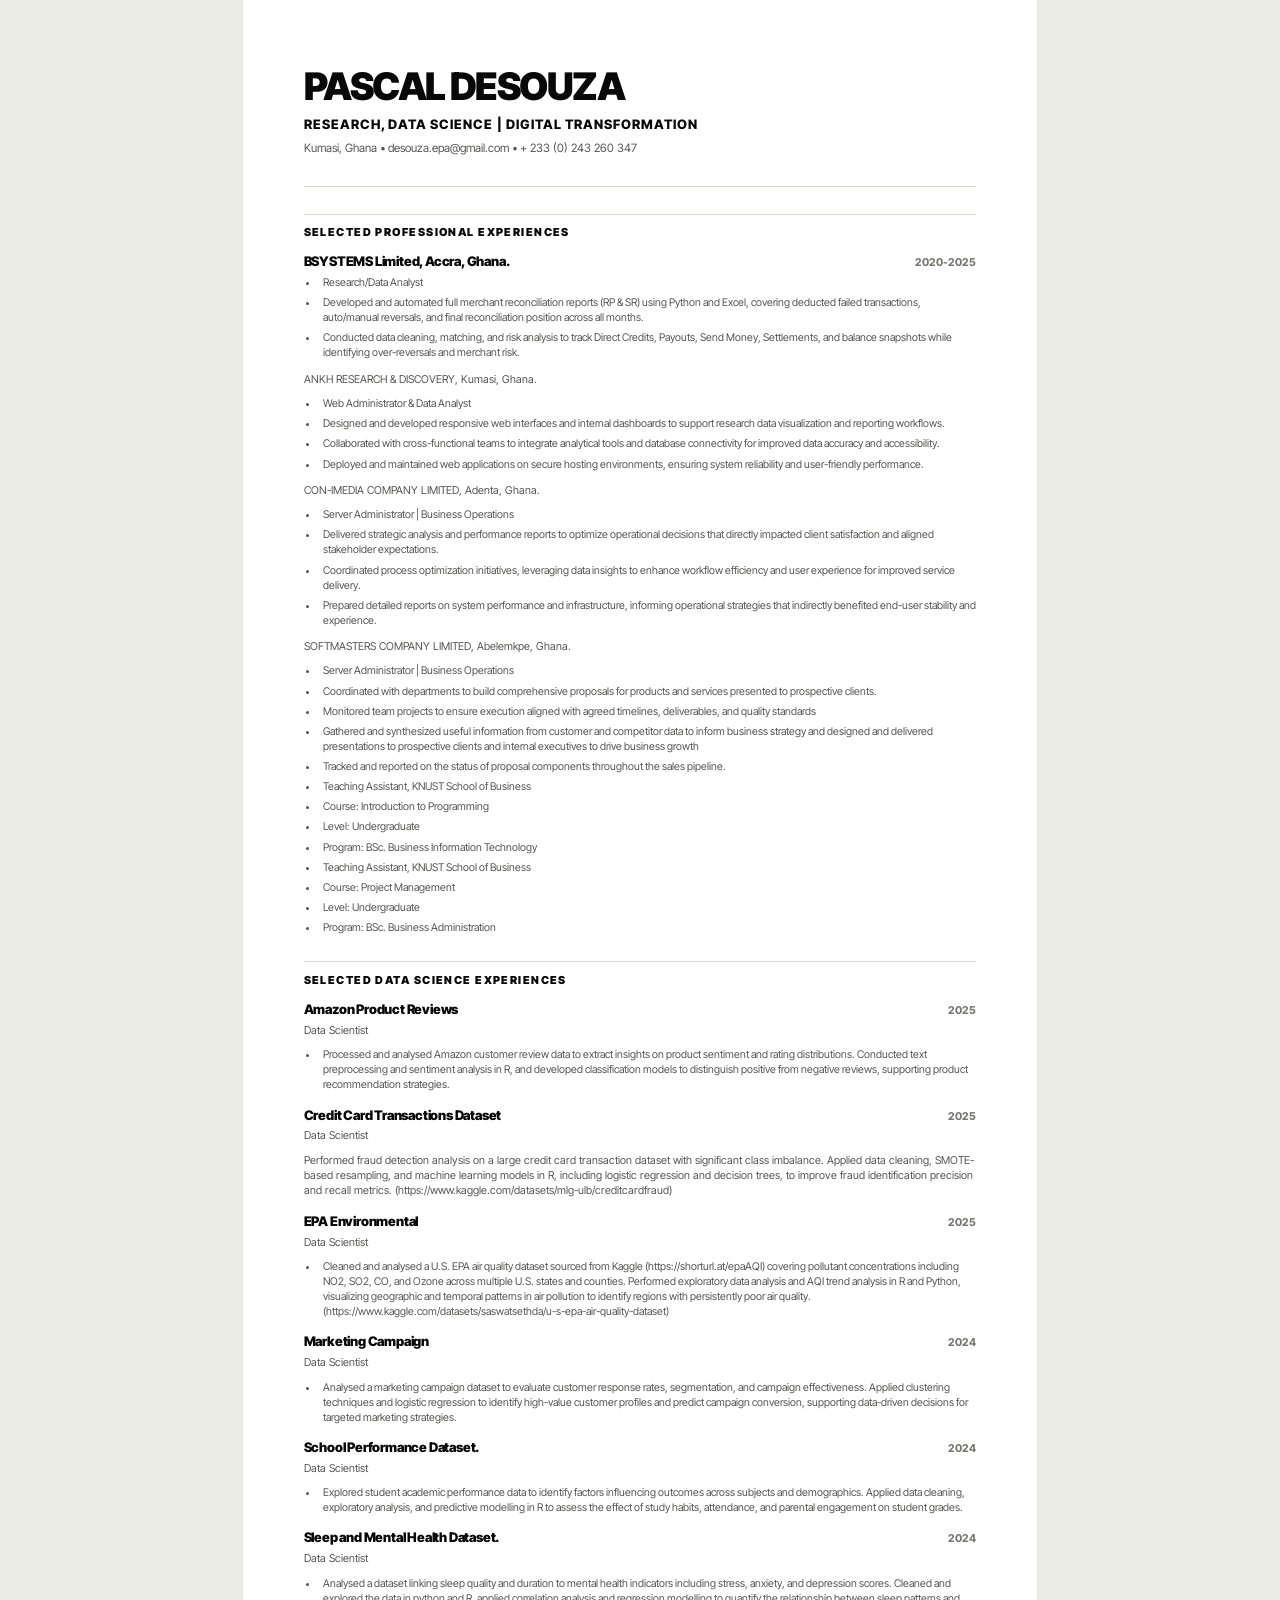
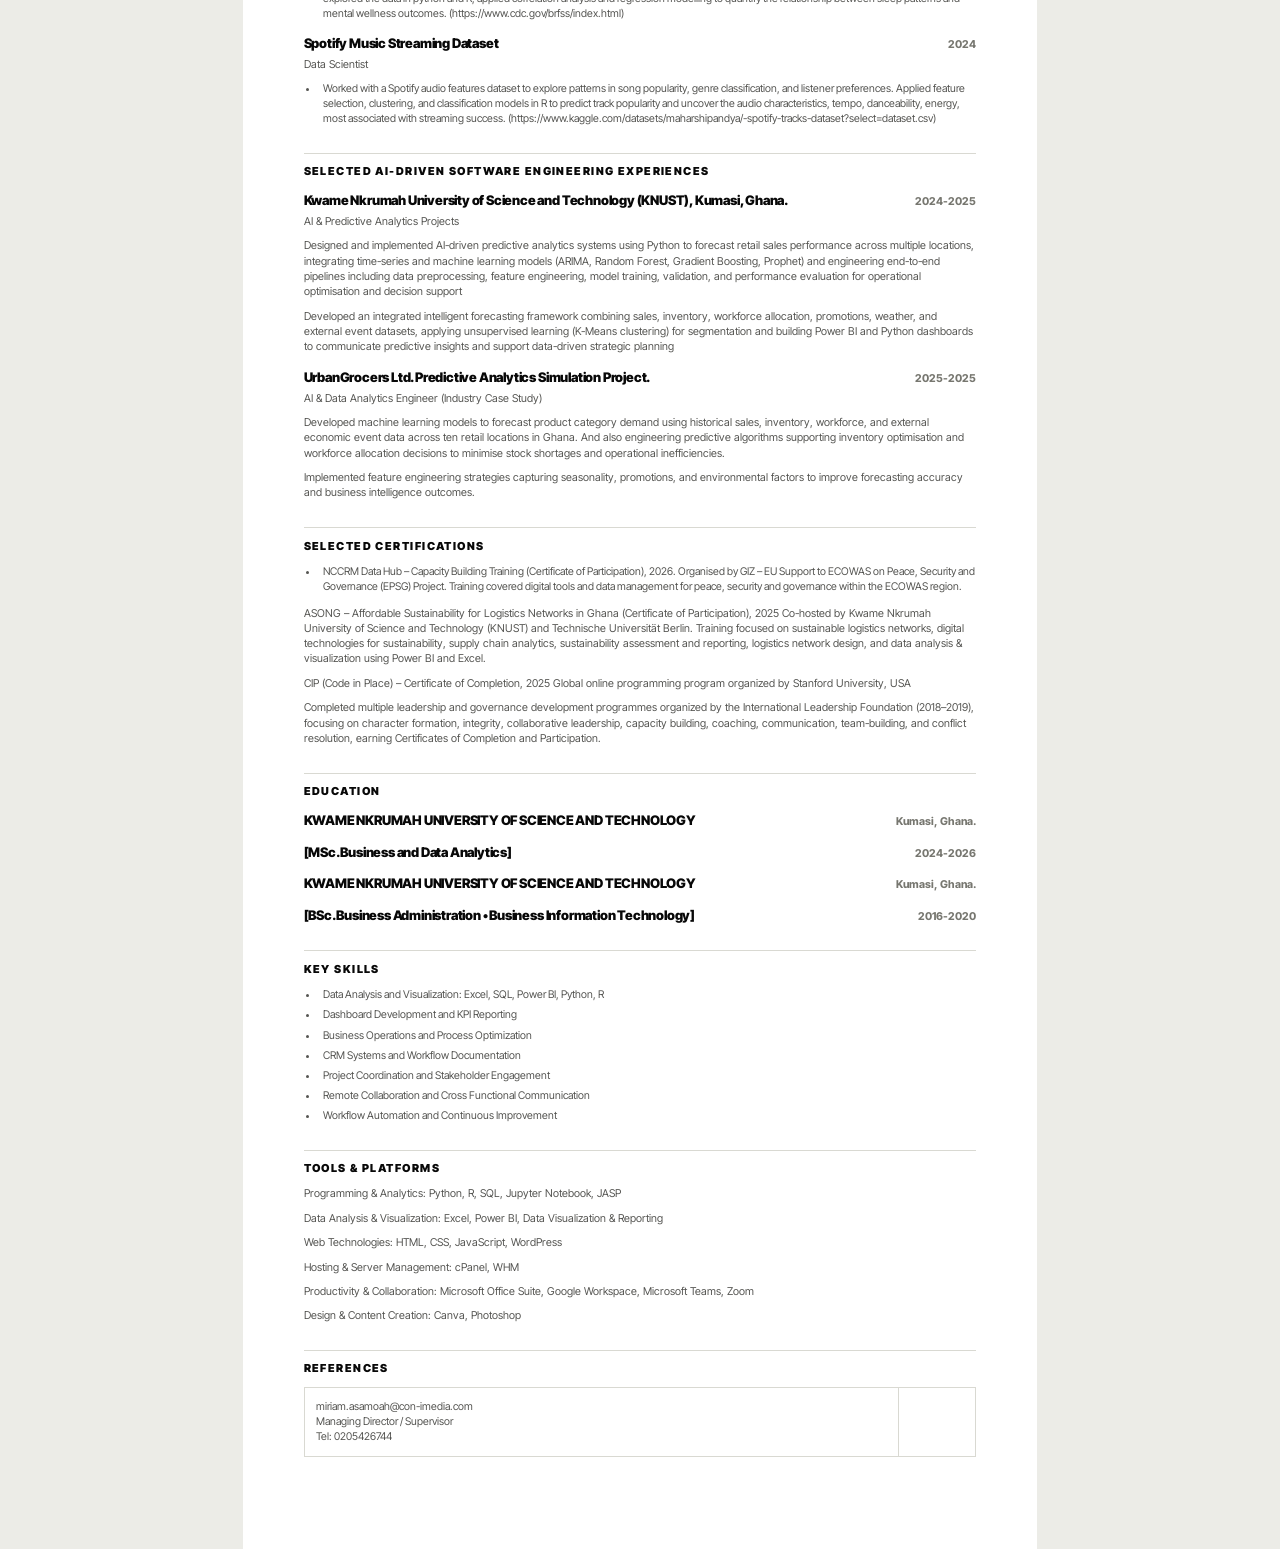
<file: cv.html>
<!DOCTYPE html>
<html lang="en">
<head>
    <meta charset="UTF-8">
    <meta name="viewport" content="width=device-width, initial-scale=1.0">
    <title>Pascal DeSouza - Resume 2026</title>
    <style>
        @import url("https://fonts.googleapis.com/css2?family=Inter+Tight:wght@400;500;600;700;800;900&display=swap");

        :root {
            --ink: #080808;
            --soft: #555552;
            --muted: #777770;
            --line: #d9d9d2;
            --paper: #ffffff;
            --panel: #f7f7f4;
        }

        * { box-sizing: border-box; }

        body {
            margin: 0;
            background: #ecece7;
            color: var(--ink);
            font-family: "Inter Tight", Inter, Arial, sans-serif;
            -webkit-font-smoothing: antialiased;
            line-height: 1.42;
        }

        .page {
            width: 210mm;
            min-height: 297mm;
            margin: 0 auto;
            padding: 18mm 16mm;
            background: var(--paper);
        }

        header {
            padding-bottom: 8mm;
            margin-bottom: 7mm;
            border-bottom: 1px solid var(--line);
        }

        h1 {
            margin: 0;
            font-size: 38px;
            line-height: 0.95;
            letter-spacing: -0.04em;
            font-weight: 900;
        }

        .subtitle {
            margin: 3mm 0 1.5mm;
            color: var(--ink);
            font-size: 13px;
            font-weight: 800;
            letter-spacing: 0.08em;
            text-transform: uppercase;
        }

        .contact-line {
            margin: 0;
            color: var(--soft);
            font-size: 11.5px;
        }

        section {
            margin: 0 0 6.5mm;
            break-inside: avoid;
        }

        h2 {
            margin: 7mm 0 3mm;
            padding-top: 3mm;
            border-top: 1px solid var(--line);
            font-size: 11px;
            line-height: 1.2;
            font-weight: 900;
            letter-spacing: 0.13em;
            text-transform: uppercase;
        }

        h3 {
            margin: 0;
            font-size: 13.2px;
            line-height: 1.2;
            font-weight: 850;
            letter-spacing: -0.015em;
        }

        p {
            margin: 0 0 2.4mm;
            color: var(--soft);
            font-size: 10.8px;
        }

        .entry-heading {
            display: grid;
            grid-template-columns: 1fr auto;
            gap: 8mm;
            align-items: baseline;
            margin: 4mm 0 1.2mm;
        }

        .entry-heading span {
            color: var(--muted);
            font-size: 10.8px;
            font-weight: 750;
            white-space: nowrap;
        }

        ul {
            margin: 0 0 3mm;
            padding-left: 4.2mm;
            color: var(--soft);
            font-size: 10.6px;
        }

        li {
            margin: 0 0 1.35mm;
            padding-left: 1mm;
        }

        table {
            width: 100%;
            margin-top: 3mm;
            border-collapse: collapse;
            font-size: 10.6px;
            color: var(--soft);
        }

        td {
            padding: 3mm;
            border: 1px solid var(--line);
            vertical-align: top;
        }

        @media print {
            @page {
                size: A4;
                margin: 15mm 14mm 16mm;
            }

            body { background: var(--paper); }

            .page {
                width: auto;
                min-height: auto;
                margin: 0;
                padding: 0;
            }
        }
    </style>
</head>
<body>
    <article class="page">
<header><h1>PASCAL DESOUZA</h1>
<p class="subtitle">RESEARCH, DATA SCIENCE | DIGITAL TRANSFORMATION</p>
<p class="contact-line">Kumasi, Ghana • desouza.epa@gmail.com • + 233 (0) 243 260 347</p></header>
<section><h2>SELECTED PROFESSIONAL EXPERIENCES</h2>
<div class="entry-heading"><h3>BSYSTEMS Limited, Accra, Ghana.</h3><span>2020-2025</span></div>
<ul>
<li>Research/Data Analyst</li>
<li>Developed and automated full merchant reconciliation reports (RP &amp; SR) using Python and Excel, covering deducted failed transactions, auto/manual reversals, and final reconciliation position across all months.</li>
<li>Conducted data cleaning, matching, and risk analysis to track Direct Credits, Payouts, Send Money, Settlements, and balance snapshots while identifying over-reversals and merchant risk.</li>
</ul>
<p>ANKH RESEARCH &amp; DISCOVERY, Kumasi, Ghana.</p>
<ul>
<li>Web Administrator &amp; Data Analyst</li>
<li>Designed and developed responsive web interfaces and internal dashboards to support research data visualization and reporting workflows.</li>
<li>Collaborated with cross-functional teams to integrate analytical tools and database connectivity for improved data accuracy and accessibility.</li>
<li>Deployed and maintained web applications on secure hosting environments, ensuring system reliability and user-friendly performance.</li>
</ul>
<p>CON-IMEDIA COMPANY LIMITED, Adenta, Ghana.</p>
<ul>
<li>Server Administrator | Business Operations</li>
<li>Delivered strategic analysis and performance reports to optimize operational decisions that directly impacted client satisfaction and aligned stakeholder expectations.</li>
<li>Coordinated process optimization initiatives, leveraging data insights to enhance workflow efficiency and user experience for improved service delivery.</li>
<li>Prepared detailed reports on system performance and infrastructure, informing operational strategies that indirectly benefited end-user stability and experience.</li>
</ul>
<p>SOFTMASTERS COMPANY LIMITED, Abelemkpe, Ghana.</p>
<ul>
<li>Server Administrator | Business Operations</li>
<li>Coordinated with departments to build comprehensive proposals for products and services presented to prospective clients.</li>
<li>Monitored team projects to ensure execution aligned with agreed timelines, deliverables, and quality standards</li>
<li>Gathered and synthesized useful information from customer and competitor data to inform business strategy and designed and delivered presentations to prospective clients and internal executives to drive business growth</li>
<li>Tracked and reported on the status of proposal components throughout the sales pipeline.</li>
<li>Teaching Assistant, KNUST School of Business</li>
<li>Course: Introduction to Programming</li>
<li>Level: Undergraduate</li>
<li>Program: BSc. Business Information Technology</li>
<li>Teaching Assistant, KNUST School of Business</li>
<li>Course: Project Management</li>
<li>Level: Undergraduate</li>
<li>Program: BSc. Business Administration</li>
</ul>
<section><h2>SELECTED DATA SCIENCE EXPERIENCES</h2>
<div class="entry-heading"><h3>Amazon Product Reviews</h3><span>2025</span></div>
<p>Data Scientist</p>
<ul>
<li>Processed and analysed Amazon customer review data to extract insights on product sentiment and rating distributions. Conducted text preprocessing and sentiment analysis in R, and developed classification models to distinguish positive from negative reviews, supporting product recommendation strategies.</li>
</ul>
<div class="entry-heading"><h3>Credit Card Transactions Dataset</h3><span>2025</span></div>
<p>Data Scientist</p>
<p>Performed fraud detection analysis on a large credit card transaction dataset with significant class imbalance. Applied data cleaning, SMOTE-based resampling, and machine learning models in R, including logistic regression and decision trees, to improve fraud identification precision and recall metrics. (https://www.kaggle.com/datasets/mlg-ulb/creditcardfraud)</p>
<div class="entry-heading"><h3>EPA Environmental</h3><span>2025</span></div>
<p>Data Scientist</p>
<ul>
<li>Cleaned and analysed a U.S. EPA air quality dataset sourced from Kaggle (https://shorturl.at/epaAQI) covering pollutant concentrations including NO2, SO2, CO, and Ozone across multiple U.S. states and counties. Performed exploratory data analysis and AQI trend analysis in R and Python, visualizing geographic and temporal patterns in air pollution to identify regions with persistently poor air quality. (https://www.kaggle.com/datasets/saswatsethda/u-s-epa-air-quality-dataset)</li>
</ul>
<div class="entry-heading"><h3>Marketing Campaign</h3><span>2024</span></div>
<p>Data Scientist</p>
<ul>
<li>Analysed a marketing campaign dataset to evaluate customer response rates, segmentation, and campaign effectiveness. Applied clustering techniques and logistic regression to identify high-value customer profiles and predict campaign conversion, supporting data-driven decisions for targeted marketing strategies.</li>
</ul>
<div class="entry-heading"><h3>School Performance Dataset.</h3><span>2024</span></div>
<p>Data Scientist</p>
<ul>
<li>Explored student academic performance data to identify factors influencing outcomes across subjects and demographics. Applied data cleaning, exploratory analysis, and predictive modelling in R to assess the effect of study habits, attendance, and parental engagement on student grades.</li>
</ul>
<div class="entry-heading"><h3>Sleep and Mental Health Dataset.</h3><span>2024</span></div>
<p>Data Scientist</p>
<ul>
<li>Analysed a dataset linking sleep quality and duration to mental health indicators including stress, anxiety, and depression scores. Cleaned and explored the data in python and R, applied correlation analysis and regression modelling to quantify the relationship between sleep patterns and mental wellness outcomes. (https://www.cdc.gov/brfss/index.html)</li>
</ul>
<div class="entry-heading"><h3>Spotify Music Streaming Dataset</h3><span>2024</span></div>
<p>Data Scientist</p>
<ul>
<li>Worked with a Spotify audio features dataset to explore patterns in song popularity, genre classification, and listener preferences. Applied feature selection, clustering, and classification models in R to predict track popularity and uncover the audio characteristics, tempo, danceability, energy, most associated with streaming success. (https://www.kaggle.com/datasets/maharshipandya/-spotify-tracks-dataset?select=dataset.csv)</li>
</ul>
<section><h2>SELECTED AI-DRIVEN SOFTWARE ENGINEERING EXPERIENCES</h2>
<div class="entry-heading"><h3>Kwame Nkrumah University of Science and Technology (KNUST), Kumasi, Ghana.</h3><span>2024-2025</span></div>
<p>AI &amp; Predictive Analytics Projects</p>
<p>Designed and implemented AI-driven predictive analytics systems using Python to forecast retail sales performance across multiple locations, integrating time-series and machine learning models (ARIMA, Random Forest, Gradient Boosting, Prophet) and engineering end-to-end pipelines including data preprocessing, feature engineering, model training, validation, and performance evaluation for operational optimisation and decision support</p>
<p>Developed an integrated intelligent forecasting framework combining sales, inventory, workforce allocation, promotions, weather, and external event datasets, applying unsupervised learning (K-Means clustering) for segmentation and building Power BI and Python dashboards to communicate predictive insights and support data-driven strategic planning</p>
<div class="entry-heading"><h3>UrbanGrocers Ltd. Predictive Analytics Simulation Project.</h3><span>2025-2025</span></div>
<p>AI &amp; Data Analytics Engineer (Industry Case Study)</p>
<p>Developed machine learning models to forecast product category demand using historical sales, inventory, workforce, and external economic event data across ten retail locations in Ghana. And also engineering predictive algorithms supporting inventory optimisation and workforce allocation decisions to minimise stock shortages and operational inefficiencies.</p>
<p>Implemented feature engineering strategies capturing seasonality, promotions, and environmental factors to improve forecasting accuracy and business intelligence outcomes.</p>
<section><h2>SELECTED CERTIFICATIONS</h2>
<ul>
<li>NCCRM Data Hub – Capacity Building Training (Certificate of Participation), 2026. Organised by GIZ – EU Support to ECOWAS on Peace, Security and Governance (EPSG) Project. Training covered digital tools and data management for peace, security and governance within the ECOWAS region.</li>
</ul>
<p>ASONG – Affordable Sustainability for Logistics Networks in Ghana (Certificate of Participation), 2025 Co-hosted by Kwame Nkrumah University of Science and Technology (KNUST) and Technische Universität Berlin. Training focused on sustainable logistics networks, digital technologies for sustainability, supply chain analytics, sustainability assessment and reporting, logistics network design, and data analysis &amp; visualization using Power BI and Excel.</p>
<p>CIP (Code in Place) – Certificate of Completion, 2025 Global online programming program organized by Stanford University, USA</p>
<p>Completed multiple leadership and governance development programmes organized by the International Leadership Foundation (2018–2019), focusing on character formation, integrity, collaborative leadership, capacity building, coaching, communication, team-building, and conflict resolution, earning Certificates of Completion and Participation.</p>
<section><h2>EDUCATION</h2>
<div class="entry-heading"><h3>KWAME NKRUMAH UNIVERSITY OF SCIENCE AND TECHNOLOGY</h3><span>Kumasi, Ghana.</span></div>
<div class="entry-heading"><h3>[MSc.  Business and Data Analytics]</h3><span>2024-2026</span></div>
<div class="entry-heading"><h3>KWAME NKRUMAH UNIVERSITY OF SCIENCE AND TECHNOLOGY</h3><span>Kumasi, Ghana.</span></div>
<div class="entry-heading"><h3>[BSc. Business Administration • Business Information Technology]</h3><span>2016-2020</span></div>
<section><h2>KEY SKILLS</h2>
<ul>
<li>Data Analysis and Visualization: Excel, SQL, Power BI, Python, R</li>
<li>Dashboard Development and KPI Reporting</li>
<li>Business Operations and Process Optimization</li>
<li>CRM Systems and Workflow Documentation</li>
<li>Project Coordination and Stakeholder Engagement</li>
<li>Remote Collaboration and Cross Functional Communication</li>
<li>Workflow Automation and Continuous Improvement</li>
</ul>
<section><h2>TOOLS &amp; PLATFORMS</h2>
<p>Programming &amp; Analytics: Python, R, SQL, Jupyter Notebook, JASP</p>
<p>Data Analysis &amp; Visualization: Excel, Power BI, Data Visualization &amp; Reporting</p>
<p>Web Technologies: HTML, CSS, JavaScript, WordPress</p>
<p>Hosting &amp; Server Management: cPanel, WHM</p>
<p>Productivity &amp; Collaboration: Microsoft Office Suite, Google Workspace, Microsoft Teams, Zoom</p>
<p>Design &amp; Content Creation: Canva, Photoshop</p>
<section><h2>REFERENCES</h2>
<table><tr><td>miriam.asamoah@con-imedia.com<br>Managing Director / Supervisor<br>Tel: 0205426744</td><td></td></tr></table>
    </article>
</body>
</html>
</file>
